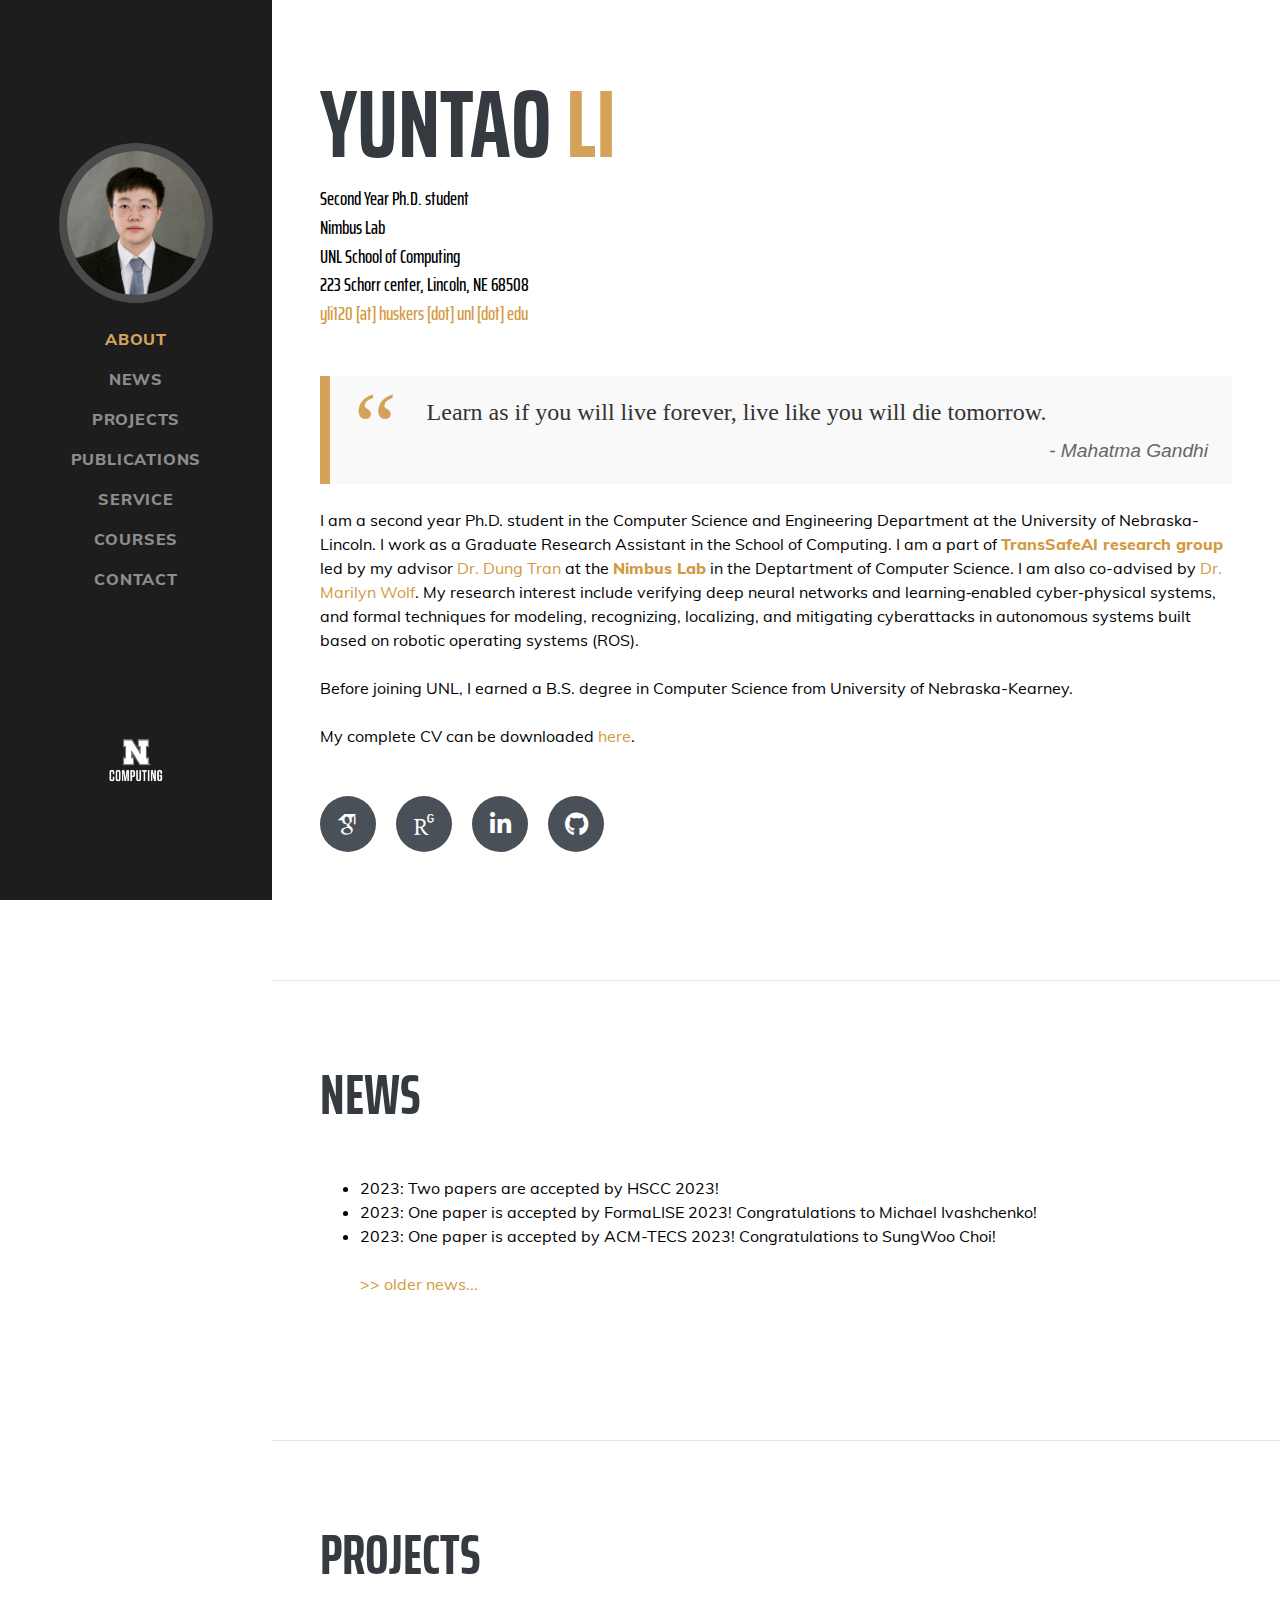
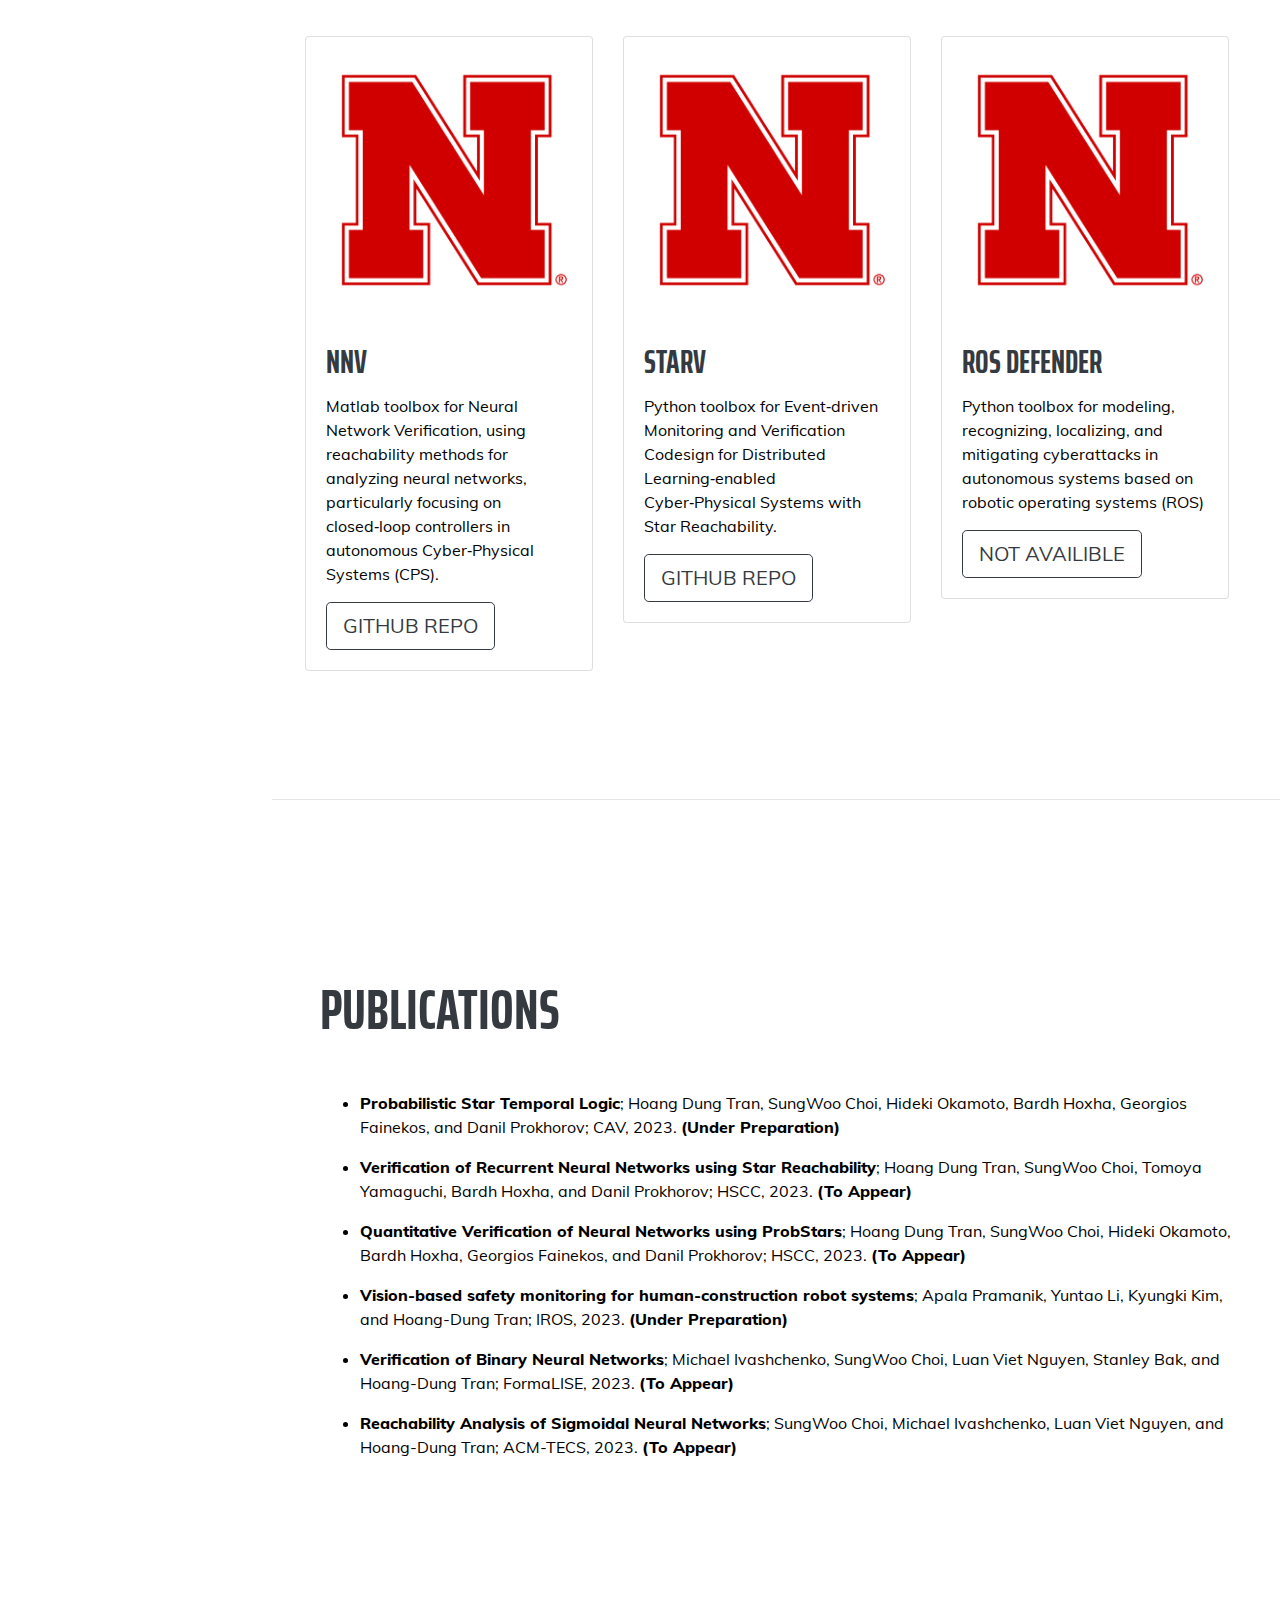
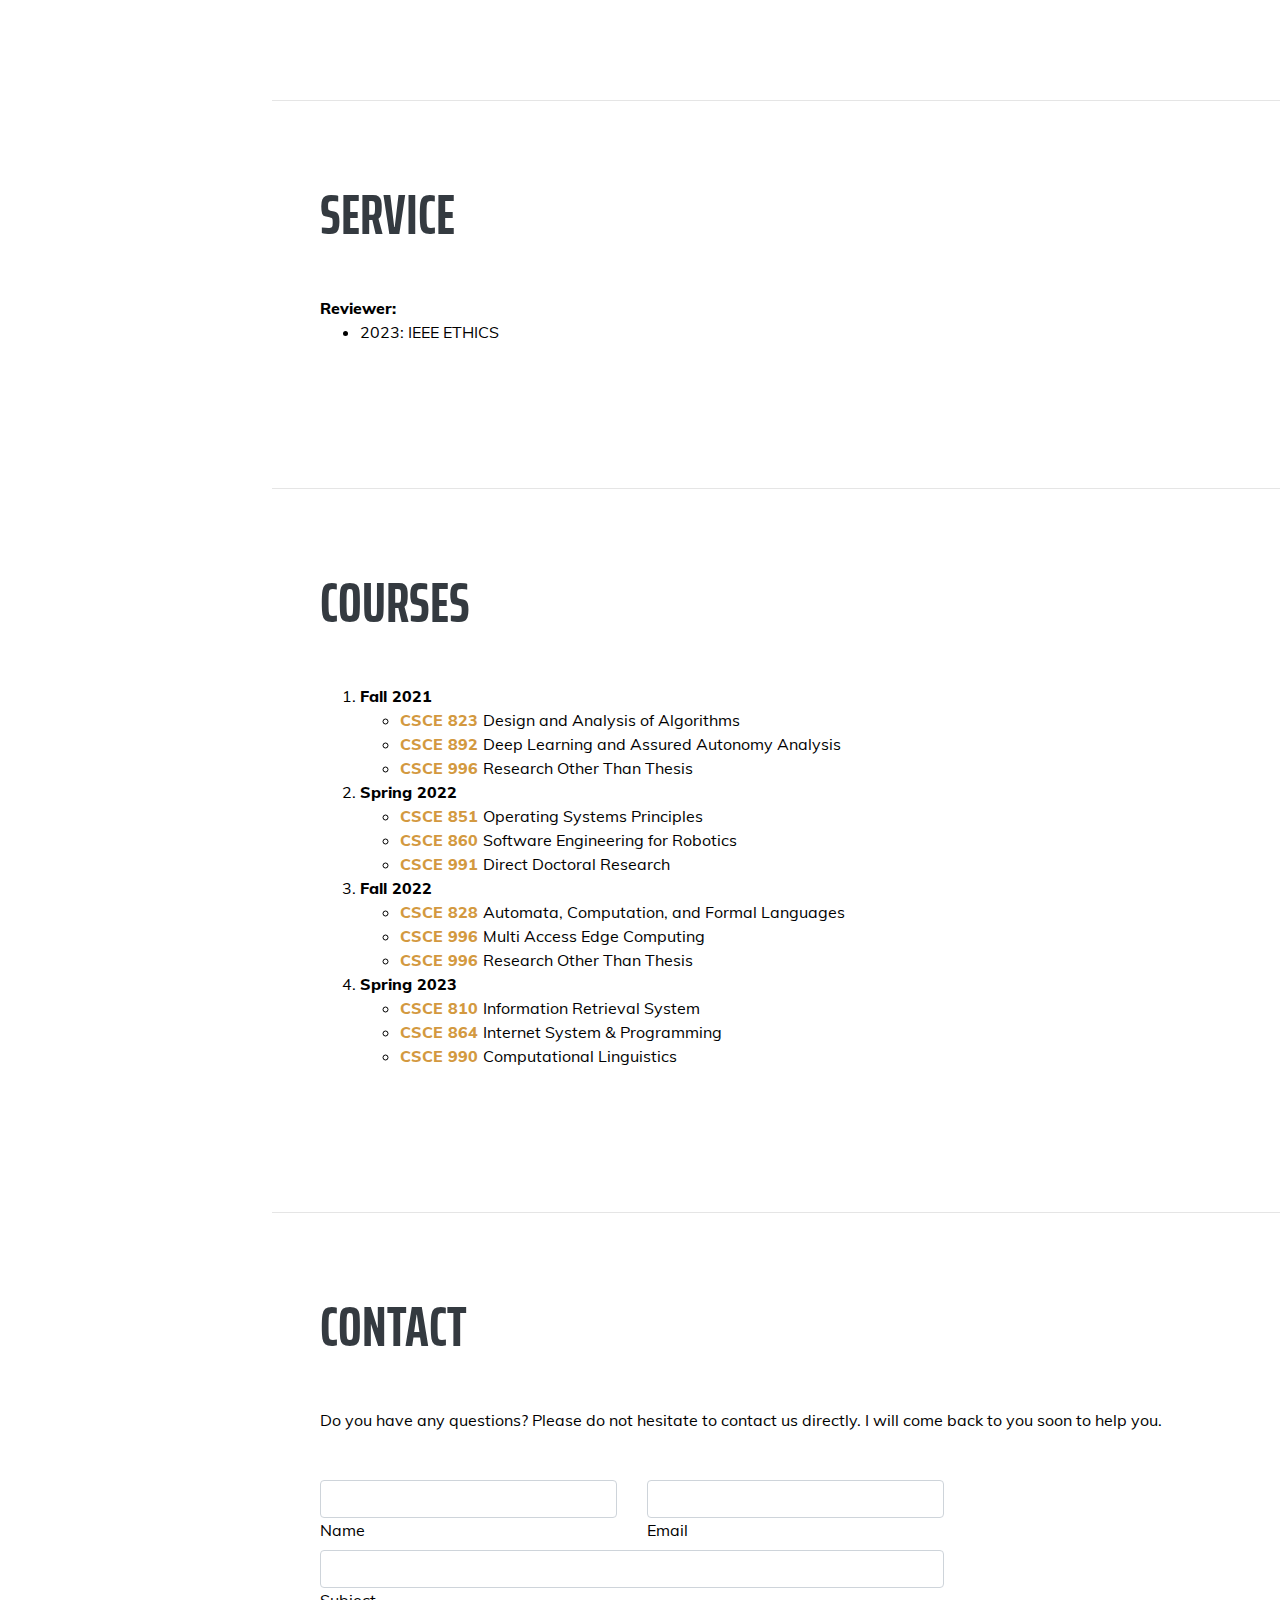
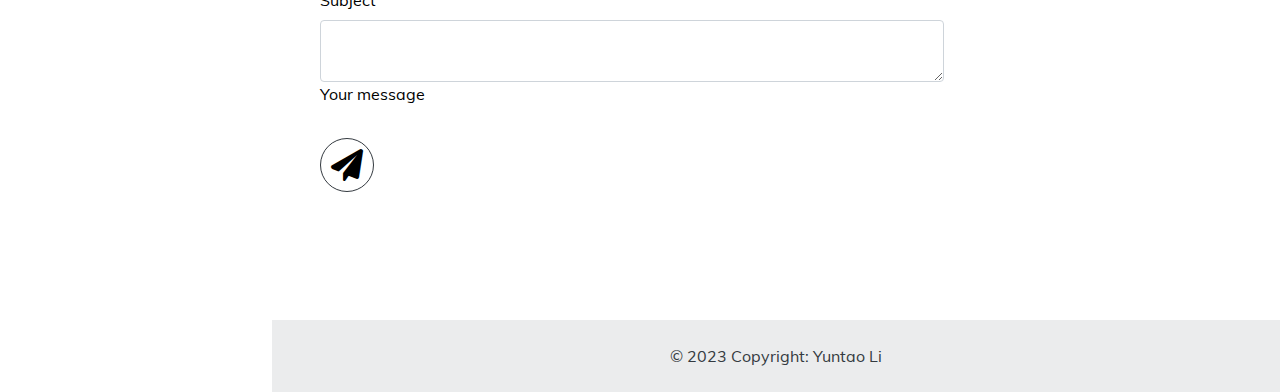
<file: index.html>
<!DOCTYPE html>
<html lang="en">

<head>
	<!-- Meta tags for character encoding and viewport settings -->
	<meta charset="utf-8">
	<meta name="viewport" content="width=device-width, initial-scale=1, shrink-to-fit=no">
	<meta name="description" content="">
	<meta name="author" content="">

	<!-- Page title -->
	<title>Yuntao Li's Homepage</title>

	<!-- Linking to external CSS files -->
	<link href="static/css/bootstrap.min.css" rel="stylesheet">
	<link href="static/css/css.css" rel="stylesheet">
	<link href="static/css/css1.css" rel="stylesheet">
	<link href="static/css/all.min.css" rel="stylesheet">
	<link href="static/css/academicons.min.css" rel="stylesheet">
	<link href="static/css/resume.min.css" rel="stylesheet">
	<link href="static/css/main.css" rel="stylesheet">
</head>

<body id="page-top">
	<!-- Navigation bar -->
	<nav class="navbar navbar-expand-lg navbar-dark bg-bar fixed-top" id="sideNav">
		<!-- Logo and brand -->
		<a class="navbar-brand js-scroll-trigger" href="#page-top">
			<span class="d-block d-lg-none">Yuntao Li</span>
			<span class="d-none d-lg-block">
				<img class="img-fluid img-profile rounded-circle mx-auto mb-2" src="static/picture/greylyt.jpg" alt="">
			</span>
		</a>
		<!-- Navigation bar toggler -->
		<button class="navbar-toggler" type="button" data-toggle="collapse" data-target="#navbarSupportedContent"
			aria-controls="navbarSupportedContent" aria-expanded="false" aria-label="Toggle navigation">
			<span class="navbar-toggler-icon"></span>
		</button>
		<!-- Navigation links -->
		<div class="collapse navbar-collapse" id="navbarSupportedContent">
			<ul class="navbar-nav">
				<li class="nav-item">
					<a class="nav-link js-scroll-trigger" href="#about">About</a>
				</li>
				<li class="nav-item">
					<a class="nav-link js-scroll-trigger" href="#news">News</a>
				</li>
				<li class="nav-item">
					<a class="nav-link js-scroll-trigger" href="#projects">Projects</a>
				</li>
				<li class="nav-item">
					<a class="nav-link js-scroll-trigger" href="#publications">Publications</a>
				</li>
				<li class="nav-item">
					<a class="nav-link js-scroll-trigger" href="#service">Service</a>
				</li>
				<li class="nav-item">
					<a class="nav-link js-scroll-trigger" href="#courses">Courses</a>
				</li>
				<li class="nav-item">
					<a class="nav-link js-scroll-trigger" href="#contact">Contact</a>
				</li>
			</ul>
		</div>
		<!-- UNL SOC logo -->
		<span class="d-none d-lg-block">
			<a href="https://computing.unl.edu/"><img class="img-fluid img-profile align-top mx-auto col-lg-5 mb-5 pb-5"
					width="100" src="static/picture/unl_soc1.png" alt=""></a>
		</span>
	</nav>
	<!-- End of Navigation bar -->

	<!-- Main container -->
	<div id="main-container" class="container-fluid p-0">

		<!-- About section -->
		<section class="resume-section p-3 p-lg-5 d-flex align-items-center" id="about">
			<!-- About content -->
			<div class="w-100">
				<h1 class="mb-3">Yuntao
					<span class="text-primary">Li</span>
				</h1>
				<div class="subheading mb-5">
					Second Year Ph.D. student<br>
					Nimbus Lab<br>
					UNL School of Computing <br>
					223 Schorr center, Lincoln, NE 68508<br>
					<a href="">yli120 [at] huskers [dot] unl [dot] edu</a>
				</div>

				<blockquote>
					<p>Learn as if you will live forever, live like you will die tomorrow.
						<cite>- Mahatma Gandhi</cite>
					</p>
				</blockquote>

				<p class="lead mb-5">
					I am a second year Ph.D. student in the Computer Science and Engineering Department at the
					University of Nebraska-Lincoln. I work as a Graduate Research Assistant in the School of Computing.
					I am a part of <strong><a href="https://sites.google.com/view/v2a2/about"> TransSafeAI research
							group</a></strong> led by my advisor <a href="https://sites.google.com/view/v2a2/about"> Dr.
						Dung Tran</a> at the <strong><a href="https://nimbus.unl.edu/"> Nimbus Lab</a></strong> in the
					Deptartment of Computer Science. I am also co-advised by <a
						href="https://scholar.google.com/citations?user=dA88kLYAAAAJ&hl=en"> Dr. Marilyn Wolf</a>. My
					research interest include verifying deep neural networks and learning‑enabled cyber‑physical
					systems, and formal techniques for modeling, recognizing, localizing, and mitigating cyberattacks in
					autonomous systems built based on robotic operating systems (ROS).
					<br><br>
					Before joining UNL, I earned a B.S. degree in Computer Science from University of Nebraska-Kearney.
					<br><br>
					My complete CV can be downloaded <a href="static/files/CV_2023_YuntaoLi.pdf">here</a>.
				</p>

				<div class="social-icons">
					<a href="https://scholar.google.com/citations?user=_RzS3uMAAAAJ&hl=en">
						<i class="ai ai-google-scholar"></i>
					</a>
					<a href="https://scholar.google.com/citations?user=_RzS3uMAAAAJ&hl=en">
						<i class="ai ai-researchgate"></i>
					</a>
					<a href="https://www.linkedin.com/in/yuntaoliy3/">
						<i class="fab fa-linkedin-in"></i>
					</a>
					<a href="https://github.com/929937690">
						<i class="fab fa-github"></i>
					</a>
				</div>

				<br>
				<script type="text/javascript" id="clustrmaps"
					src="//clustrmaps.com/map_v2.js?d=35S7_DfXmS1UVeD6Mp0hjzw2xoUWxjQufDzaT2m2ktE"></script>
				<br>
			</div>
		</section>
		<!-- End of About section -->


		<!-- News section -->
		<hr class="m-0">

		<section class="resume-section-short p-3 p-lg-5 d-flex justify-content-center" id="news">
			<!-- News content -->
			<div class="w-100">
				<h2 class="mb-5">News</h2>
				<div class="resume-item d-flex flex-column flex-md-row justify-content-between mb-5">
					<div class="resume-section">
						<ul>
							<!-- News items -->
							<li>2023: Two papers are accepted by HSCC 2023!</li>
							<li>2023: One paper is accepted by FormaLISE 2023! Congratulations to Michael Ivashchenko!
							</li>
							<li>2023: One paper is accepted by ACM-TECS 2023! Congratulations to SungWoo Choi!</li>
							<br>
							<a data-toggle="collapse" href="#old-news" role="button" aria-expanded="false"
								aria-controls="collapseExample">
								>> older news...
							</a>
							<!-- Older news items (collapsed) -->
							<div class="collapse" id="old-news">
								<li>08/2021: I joined the Nimbus Lab at the University of Nebraska-Lincoln under
									the supervision of <a href="https://sites.google.com/view/v2a2/about"> Dr. Dung
										Tran</a>.
								</li>
							</div>
						</ul>
					</div>
				</div>
			</div>
		</section>
		<!-- End of News section -->

		<!-- Projects section -->
		<hr class="m-0">

		<section class="resume-section-short p-3 p-lg-5 d-flex justify-content-center" id="projects">
			<!-- Projects content -->
			<div class="w-100">
				<h2 class="mb-5">Projects</h2>
				<div class="resume-item d-flex flex-column flex-md-row justify-content-between mb-5">
					<div class="resume-section">
						<div class="row">
							<!-- Project cards -->
							<div class="row">
								<div class="col-sm-4">
									<div class="card" style="width: 18rem;">
										<img src="static/picture/unl_logo1.png" class="card-img-top" alt="...">
										<div class="card-body">
											<h3 class="card-title">NNV</h3>
											<p class="card-text">Matlab toolbox for Neural Network Verification, using
												reachability methods for analyzing neural networks, particularly
												focusing on
												closed‑loop controllers in autonomous Cyber‑Physical Systems (CPS).</p>
											<a href="https://github.com/verivital/nnv"
												class="btn btn-outline-dark btn-floating btn-lg">GITHUB REPO</a>
										</div>
									</div>
								</div>
								<div class="col-sm-4">
									<div class="card" style="width: 18rem;">
										<img src="static/picture/unl_logo1.png" class="card-img-top" alt="...">
										<div class="card-body">
											<h3 class="card-title">StarV</h3>
											<p class="card-text">Python toolbox for Event‑driven Monitoring and
												Verification
												Codesign for Distributed Learning‑enabled Cyber‑Physical Systems with
												Star
												Reachability.
											</p>
											<a href="https://github.com/V2A2/StarV"
												class="btn btn-outline-dark btn-floating btn-lg">GITHUB REPO</a>
										</div>
									</div>
								</div>
								<div class="col-sm-4">
									<div class="card" style="width: 18rem;">
										<img src="static/picture/unl_logo1.png" class="card-img-top" alt="...">
										<div class="card-body">
											<h3 class="card-title">ROS Defender</h3>
											<p class="card-text">Python toolbox for modeling, recognizing, localizing,
												and
												mitigating cyberattacks in autonomous systems based on robotic operating
												systems (ROS)</p>
											<a href="#" class="btn btn-outline-dark btn-floating btn-lg">NOT
												AVAILIBLE</a>
										</div>
									</div>
								</div>
							</div>
						</div>
					</div>
				</div>
		</section>
		<!-- End of Projects section -->


		<!-- Start of Publications Section -->
		<hr class="m-0">

		<section class="resume-section p-3 p-lg-5 d-flex align-items-center" id="publications">
			<!-- Publications content -->
			<div class="w-100">
				<h2 class="mb-5">Publications</h2>

				<div class="resume-item d-flex flex-column flex-md-row justify-content-between mb-5">
					<div class="resume-section">
						<ul>
							<li class="mb-3"><strong>Probabilistic Star Temporal Logic</strong>;
								Hoang Dung Tran, SungWoo Choi, Hideki Okamoto, Bardh Hoxha, Georgios Fainekos, and Danil
								Prokhorov;
								CAV, 2023. <strong>(Under Preparation)</strong>
							</li>
							<li class="mb-3"><strong>Verification of Recurrent Neural Networks using Star
									Reachability</strong>;
								Hoang Dung Tran, SungWoo Choi, Tomoya Yamaguchi, Bardh Hoxha, and Danil Prokhorov;
								HSCC, 2023. <strong>(To Appear)</strong>
							</li>
							<li class="mb-3"><strong>Quantitative Verification of Neural Networks using
									ProbStars</strong>;
								Hoang Dung Tran, SungWoo Choi, Hideki Okamoto, Bardh Hoxha, Georgios Fainekos, and Danil
								Prokhorov;
								HSCC, 2023. <strong>(To Appear)</strong>
							</li>
							<li class="mb-3"><strong>Vision-based safety monitoring for human-construction robot
									systems</strong>;
								Apala Pramanik, Yuntao Li, Kyungki Kim, and Hoang-Dung Tran;
								IROS, 2023. <strong>(Under Preparation)</strong>
							</li>
							<li class="mb-3"><strong>Verification of Binary Neural Networks</strong>;
								Michael Ivashchenko, SungWoo Choi, Luan Viet Nguyen, Stanley Bak, and Hoang-Dung Tran;
								FormaLISE, 2023. <strong>(To Appear)</strong>
							</li>
							<li class="mb-3"><strong>Reachability Analysis of Sigmoidal Neural Networks</strong>;
								SungWoo Choi, Michael Ivashchenko, Luan Viet Nguyen, and Hoang-Dung Tran;
								ACM-TECS, 2023. <strong>(To Appear)</strong>
							</li>
						</ul>
					</div>
				</div>
			</div>
		</section>
		<!-- End of Publications Section -->


		<!-- Start of Service Section -->
		<hr class="m-0">

		<section class="resume-section-short p-3 p-lg-5 d-flex justify-content-center" id="service">
			<!-- Service content -->
			<div class="w-100">
				<h2 class="mb-5">Service</h2>

				<div class="resume-item d-flex flex-column flex-md-row justify-content-between mb-5">
					<div class="resume-section">
						<strong>Reviewer:</strong>
						<ul>
							<li>2023: IEEE ETHICS</li>
						</ul>
					</div>
				</div>
			</div>
		</section>
		<!-- End of Service Section -->


		<!-- Start of Courses Section -->
		<hr class="m-0">

		<section class="resume-section-short p-3 p-lg-5 d-flex justify-content-center" id="courses">
			<!-- Courses content -->
			<div class="w-100">
				<h2 class="mb-5">Courses</h2>

				<div class="resume-item d-flex flex-column flex-md-row justify-content-between mb-5">
					<div class="resume-section">
						<ol>
							<li><strong>Fall 2021</strong>
								<ul>
									<li>
										<strong><a href="https://catalog.unl.edu/undergraduate/courses/csce/">CSCE 823
											</a></strong> Design and Analysis of Algorithms
									</li>
									<li>
										<strong><a href="https://catalog.unl.edu/undergraduate/courses/csce/">CSCE 892
											</a></strong> Deep Learning and Assured Autonomy Analysis
									</li>
									<li>
										<strong><a href="https://catalog.unl.edu/undergraduate/courses/csce/">CSCE 996
											</a></strong> Research Other Than Thesis
									</li>
								</ul>
							</li>
							<li><strong>Spring 2022</strong>
								<ul>
									<li>
										<strong><a href="https://catalog.unl.edu/undergraduate/courses/csce/">CSCE 851
											</a></strong> Operating Systems Principles
									</li>
									<li>
										<strong><a href="https://catalog.unl.edu/undergraduate/courses/csce/">CSCE 860
											</a></strong> Software Engineering for Robotics
									</li>
									<li>
										<strong><a href="https://catalog.unl.edu/undergraduate/courses/csce/">CSCE 991
											</a></strong> Direct Doctoral Research
									</li>
								</ul>
							</li>
							<li><strong>Fall 2022</strong>
								<ul>
									<li>
										<strong><a href="https://catalog.unl.edu/undergraduate/courses/csce/">CSCE 828
											</a></strong> Automata, Computation, and Formal Languages
									</li>
									<li>
										<strong><a href="https://catalog.unl.edu/undergraduate/courses/csce/">CSCE 996
											</a></strong> Multi Access Edge Computing
									</li>
									<li>
										<strong><a href="https://catalog.unl.edu/undergraduate/courses/csce/">CSCE 996
											</a></strong> Research Other Than Thesis
									</li>
								</ul>
							</li>
							<li><strong>Spring 2023</strong>
								<ul>
									<li>
										<strong><a href="https://catalog.unl.edu/undergraduate/courses/csce/">CSCE 810
											</a></strong> Information Retrieval System
									</li>
									<li>
										<strong><a href="https://catalog.unl.edu/undergraduate/courses/csce/">CSCE 864
											</a></strong> Internet System & Programming
									</li>
									<li>
										<strong><a href="https://catalog.unl.edu/undergraduate/courses/csce/">CSCE 990
											</a></strong> Computational Linguistics
									</li>
								</ul>
							</li>
						</ol>
					</div>
				</div>
			</div>
		</section>
		<!-- End of Courses Section -->


		<!-- Start of Contact Section -->
		<hr class="m-0">

		<section class="resume-section-short p-3 p-lg-5 d-flex justify-content-center" id="contact">
			<!-- Contact content -->
			<div class="w-100">
				<h2 class="mb-5">Contact</h2>

				<div class="resume-item d-flex flex-column flex-md-row justify-content-between mb-5">
					<div class="resume-section">
						<!--Section description-->
						<p class="text-center w-responsive mx-auto mb-5">Do you have any questions? Please do not
							hesitate to contact us directly. I will come back to you soon to help you.</p>

						<div class="row">

							<!--Grid column-->
							<div class="col-md-9 mb-md-0 mb-5">
								<form id="contact-form" name="contact-form" enctype="text/plain"
									action="https://docs.google.com/forms/d/1B5vqeHI4p7AHUM1GV46Qkl02BBs6PqhEfN5fYT8bJ7M/formResponse?"
									target="hidden_iframe" onsubmit="submitted=true;">
									<!--Grid row-->
									<div class="row">
										<!--Grid column-->
										<div class="col-md-6">
											<div class="md-form mb-0">
												<input type="text" name="entry.180434444" id="entry.180434444"
													title="Title(Optional). FirstName(Required) MiddleName(Optional) LastName(Optional)"
													class="form-control" pattern="^[a-zA-Z-'. ]+$" required>
												<label for="name" class="">Name</label>
											</div>
										</div>
										<!--Grid column-->
										<!--Grid column-->
										<div class="col-md-6">
											<div class="md-form mb-0">
												<input type="text" name="entry.2054613960" id="entry.2054613960"
													class="form-control"
													title="x@y.z, x and y can have . or -, z only 2 or 3 letters"
													pattern="^\w+([.-]?\w+)*@\w+([.-]?\w+)*(\.\w{2,3})$" required>
												<label for="email" class="">Email</label>
											</div>
										</div>
										<!--Grid column-->
									</div>
									<!--Grid row-->

									<!--Grid row-->
									<div class="row">
										<div class="col-md-12">
											<div class="md-form mb-0">
												<input type="text" name="entry.255762301" id="entry.255762301"
													class="form-control" required>
												<label for="subject" class="">Subject</label>
											</div>
										</div>
									</div>
									<!--Grid row-->

									<!--Grid row-->
									<div class="row">
										<!--Grid column-->
										<div class="col-md-12">
											<div class="md-form">
												<textarea type="text" name="entry.5567644" id="entry.5567644" rows="2"
													class="form-control md-textarea" required></textarea>
												<label for="message">Your message</label>
											</div>

										</div>
									</div>
									<!--Grid row-->
								</form>

								<br>
								<div class="text-center text-md-left">
									<a class="fa fa-paper-plane fa-2x" onclick="submitFormAndReset();"></a>
								</div>

								<iframe name="hidden_iframe" id="hidden_iframe" style="display:none;"
									onload="if(submitted) {}"></iframe>
							</div>
							<!--Grid column-->
						</div>
					</div>
				</div>
			</div>
		</section>
		<!-- End of Contact Section -->

	</div>
	<!-- End of Main Content -->

	<!-- Back-to-Top Button -->
	<button type="button" class="btn btn-outline-dark btn-floating btn-lg" id="btn-back-to-top">
		<i class="fas fa-arrow-up"></i>
	</button>
	<!-- End of Back-to-Top Button -->


	<!-- Footer -->
	<footer class="text-center text-lg-start bg-light text-muted">
		<!-- Copyright -->
		<div class="text-center text-dark p-4" style="background-color: rgba(0, 0, 0, 0.05);">
			© 2023 Copyright:
			<a class="text-reset text-dark fw-bold" href="https://929937690.github.io/">Yuntao Li</a>
		</div>
		<!-- Copyright -->
	</footer>
	<!-- Footer -->

	<!-- <button id="toggleBackgroundButton">Toggle Background Color</button> -->

	<!-- <button type="button" class="fas fa-cloud-sun fa-2x" id="btn-dark-light"> </button> -->
	<!-- <div id="colorMode">
		<a id="btn-dark-light" type="button" class="fas fa-cloud-sun fa-2x"
		onclick="chBackcolor('grey');"></a>
	</div> -->

	<!-- Bootstrap core JavaScript -->
	<script src="static/js/jquery.min.js"></script>
	<script src="static/js/bootstrap.bundle.min.js"></script>

	<!-- Plugin JavaScript -->
	<script src="static/js/jquery.easing.min.js"></script>

	<!-- Custom scripts for this template -->
	<script src="static/js/resume.min.js"></script>
	<script src="static/js/main.js"></script>

	<script type="text/javascript">var submitted = false;</script>
	<script type="text/javascript">
		$('#contact-form').on('submit', function (e) {
			// $('#gform *').fadeOut(2000);
			$('#contact-form').append('Your submission has been processed...');
		});
	</script>

</body>

</html>
</file>
<file: static/css/css.css>
/* vietnamese */
@font-face {
  font-family: 'Saira Extra Condensed';
  font-style: normal;
  font-weight: 500;
  src: url(../font/-nFvOHYr-vcC7h8MklGBkrvmUG9rbpkisrTrG2vh1Aphim8.woff2) format('woff2');
  unicode-range: U+0102-0103, U+0110-0111, U+0128-0129, U+0168-0169, U+01A0-01A1, U+01AF-01B0, U+0300-0301, U+0303-0304, U+0308-0309, U+0323, U+0329, U+1EA0-1EF9, U+20AB;
}

/* latin-ext */
@font-face {
  font-family: 'Saira Extra Condensed';
  font-style: normal;
  font-weight: 500;
  src: url(../font/-nFvOHYr-vcC7h8MklGBkrvmUG9rbpkisrTrG2vh1Qphim8.woff2) format('woff2');
  unicode-range: U+0100-02AF, U+0300-0301, U+0303-0304, U+0308-0309, U+0323, U+0329, U+1E00-1EFF, U+2020, U+20A0-20AB, U+20AD-20CF, U+2113, U+2C60-2C7F, U+A720-A7FF;
}

/* latin */
@font-face {
  font-family: 'Saira Extra Condensed';
  font-style: normal;
  font-weight: 500;
  src: url(../font/-nFvOHYr-vcC7h8MklGBkrvmUG9rbpkisrTrG2vh2wph.woff2) format('woff2');
  unicode-range: U+0000-00FF, U+0131, U+0152-0153, U+02BB-02BC, U+02C6, U+02DA, U+02DC, U+0300-0301, U+0303-0304, U+0308-0309, U+0323, U+0329, U+2000-206F, U+2074, U+20AC, U+2122, U+2191, U+2193, U+2212, U+2215, U+FEFF, U+FFFD;
}

/* vietnamese */
@font-face {
  font-family: 'Saira Extra Condensed';
  font-style: normal;
  font-weight: 700;
  src: url(../font/-nFvOHYr-vcC7h8MklGBkrvmUG9rbpkisrTrU23h1Aphim8.woff2) format('woff2');
  unicode-range: U+0102-0103, U+0110-0111, U+0128-0129, U+0168-0169, U+01A0-01A1, U+01AF-01B0, U+0300-0301, U+0303-0304, U+0308-0309, U+0323, U+0329, U+1EA0-1EF9, U+20AB;
}

/* latin-ext */
@font-face {
  font-family: 'Saira Extra Condensed';
  font-style: normal;
  font-weight: 700;
  src: url(../font/-nFvOHYr-vcC7h8MklGBkrvmUG9rbpkisrTrU23h1Qphim8.woff2) format('woff2');
  unicode-range: U+0100-02AF, U+0300-0301, U+0303-0304, U+0308-0309, U+0323, U+0329, U+1E00-1EFF, U+2020, U+20A0-20AB, U+20AD-20CF, U+2113, U+2C60-2C7F, U+A720-A7FF;
}

/* latin */
@font-face {
  font-family: 'Saira Extra Condensed';
  font-style: normal;
  font-weight: 700;
  src: url(../font/-nFvOHYr-vcC7h8MklGBkrvmUG9rbpkisrTrU23h2wph.woff2) format('woff2');
  unicode-range: U+0000-00FF, U+0131, U+0152-0153, U+02BB-02BC, U+02C6, U+02DA, U+02DC, U+0300-0301, U+0303-0304, U+0308-0309, U+0323, U+0329, U+2000-206F, U+2074, U+20AC, U+2122, U+2191, U+2193, U+2212, U+2215, U+FEFF, U+FFFD;
}
</file>
<file: static/css/css1.css>
/* vietnamese */
@font-face {
  font-family: 'Muli';
  font-style: italic;
  font-weight: 400;
  src: url(../font/7Au-p_0qiz-afTf2IALT8kU.woff2) format('woff2');
  unicode-range: U+0102-0103, U+0110-0111, U+0128-0129, U+0168-0169, U+01A0-01A1, U+01AF-01B0, U+0300-0301, U+0303-0304, U+0308-0309, U+0323, U+0329, U+1EA0-1EF9, U+20AB;
}

/* latin-ext */
@font-face {
  font-family: 'Muli';
  font-style: italic;
  font-weight: 400;
  src: url(../font/7Au-p_0qiz-afTf2IQLT8kU.woff2) format('woff2');
  unicode-range: U+0100-02AF, U+0300-0301, U+0303-0304, U+0308-0309, U+0323, U+0329, U+1E00-1EFF, U+2020, U+20A0-20AB, U+20AD-20CF, U+2113, U+2C60-2C7F, U+A720-A7FF;
}

/* latin */
@font-face {
  font-family: 'Muli';
  font-style: italic;
  font-weight: 400;
  src: url(../font/7Au-p_0qiz-afTf2LwLT.woff2) format('woff2');
  unicode-range: U+0000-00FF, U+0131, U+0152-0153, U+02BB-02BC, U+02C6, U+02DA, U+02DC, U+0300-0301, U+0303-0304, U+0308-0309, U+0323, U+0329, U+2000-206F, U+2074, U+20AC, U+2122, U+2191, U+2193, U+2212, U+2215, U+FEFF, U+FFFD;
}

/* vietnamese */
@font-face {
  font-family: 'Muli';
  font-style: italic;
  font-weight: 800;
  src: url(../font/7Au-p_0qiz-afTf2IALT8kU.woff2) format('woff2');
  unicode-range: U+0102-0103, U+0110-0111, U+0128-0129, U+0168-0169, U+01A0-01A1, U+01AF-01B0, U+0300-0301, U+0303-0304, U+0308-0309, U+0323, U+0329, U+1EA0-1EF9, U+20AB;
}

/* latin-ext */
@font-face {
  font-family: 'Muli';
  font-style: italic;
  font-weight: 800;
  src: url(../font/7Au-p_0qiz-afTf2IQLT8kU.woff2) format('woff2');
  unicode-range: U+0100-02AF, U+0300-0301, U+0303-0304, U+0308-0309, U+0323, U+0329, U+1E00-1EFF, U+2020, U+20A0-20AB, U+20AD-20CF, U+2113, U+2C60-2C7F, U+A720-A7FF;
}

/* latin */
@font-face {
  font-family: 'Muli';
  font-style: italic;
  font-weight: 800;
  src: url(../font/7Au-p_0qiz-afTf2LwLT.woff2) format('woff2');
  unicode-range: U+0000-00FF, U+0131, U+0152-0153, U+02BB-02BC, U+02C6, U+02DA, U+02DC, U+0300-0301, U+0303-0304, U+0308-0309, U+0323, U+0329, U+2000-206F, U+2074, U+20AC, U+2122, U+2191, U+2193, U+2212, U+2215, U+FEFF, U+FFFD;
}

/* vietnamese */
@font-face {
  font-family: 'Muli';
  font-style: normal;
  font-weight: 400;
  src: url(../font/7Auwp_0qiz-afT3GLRrX.woff2) format('woff2');
  unicode-range: U+0102-0103, U+0110-0111, U+0128-0129, U+0168-0169, U+01A0-01A1, U+01AF-01B0, U+0300-0301, U+0303-0304, U+0308-0309, U+0323, U+0329, U+1EA0-1EF9, U+20AB;
}

/* latin-ext */
@font-face {
  font-family: 'Muli';
  font-style: normal;
  font-weight: 400;
  src: url(../font/7Auwp_0qiz-afTzGLRrX.woff2) format('woff2');
  unicode-range: U+0100-02AF, U+0300-0301, U+0303-0304, U+0308-0309, U+0323, U+0329, U+1E00-1EFF, U+2020, U+20A0-20AB, U+20AD-20CF, U+2113, U+2C60-2C7F, U+A720-A7FF;
}

/* latin */
@font-face {
  font-family: 'Muli';
  font-style: normal;
  font-weight: 400;
  src: url(../font/7Auwp_0qiz-afTLGLQ.woff2) format('woff2');
  unicode-range: U+0000-00FF, U+0131, U+0152-0153, U+02BB-02BC, U+02C6, U+02DA, U+02DC, U+0300-0301, U+0303-0304, U+0308-0309, U+0323, U+0329, U+2000-206F, U+2074, U+20AC, U+2122, U+2191, U+2193, U+2212, U+2215, U+FEFF, U+FFFD;
}

/* vietnamese */
@font-face {
  font-family: 'Muli';
  font-style: normal;
  font-weight: 800;
  src: url(../font/7Auwp_0qiz-afT3GLRrX.woff2) format('woff2');
  unicode-range: U+0102-0103, U+0110-0111, U+0128-0129, U+0168-0169, U+01A0-01A1, U+01AF-01B0, U+0300-0301, U+0303-0304, U+0308-0309, U+0323, U+0329, U+1EA0-1EF9, U+20AB;
}

/* latin-ext */
@font-face {
  font-family: 'Muli';
  font-style: normal;
  font-weight: 800;
  src: url(../font/7Auwp_0qiz-afTzGLRrX.woff2) format('woff2');
  unicode-range: U+0100-02AF, U+0300-0301, U+0303-0304, U+0308-0309, U+0323, U+0329, U+1E00-1EFF, U+2020, U+20A0-20AB, U+20AD-20CF, U+2113, U+2C60-2C7F, U+A720-A7FF;
}

/* latin */
@font-face {
  font-family: 'Muli';
  font-style: normal;
  font-weight: 800;
  src: url(../font/7Auwp_0qiz-afTLGLQ.woff2) format('woff2');
  unicode-range: U+0000-00FF, U+0131, U+0152-0153, U+02BB-02BC, U+02C6, U+02DA, U+02DC, U+0300-0301, U+0303-0304, U+0308-0309, U+0323, U+0329, U+2000-206F, U+2074, U+20AC, U+2122, U+2191, U+2193, U+2212, U+2215, U+FEFF, U+FFFD;
}
</file>
<file: static/css/main.css>
/* Style for the back-to-top button */
#btn-back-to-top {
    position: fixed;
    /* Fixed position */
    bottom: 20px;
    /* 20px from the bottom */
    right: 20px;
    /* 20px from the right */
    display: none;
    /* Initially hidden */
}

/* Scroll behavior for smooth scrolling */
html {
    scroll-behavior: smooth;
}

/* Remove default quotes for blockquote and q elements */
blockquote,
q {
    quotes: none;
}

/* Remove content before and after blockquote and q elements */
blockquote::before,
blockquote::after,
q::before,
q::after {
    content: "";
    content: none;
}

/* Style for blockquote element */
blockquote {
    background: #f9f9f9;
    /* Light gray background */
    border-left: 10px solid #d4a259;
    /* Left border with a solid color */
    color: #333;
    /* Dark text color */
    font-family: "Crimson Text", serif;
    /* Font family */
    font-size: 1.5rem;
    /* Font size */
    line-height: 1;
    /* Line height */
    margin: 1em 0;
    /* Margin */
    padding: 1em 1em;
    /* Padding */
    text-align: left;
    /* Text alignment */
    quotes: "\201C" "\201D" "\2018" "\2019";
    /* Define quotes for the element */
}

/* Style for blockquote opening quote */
blockquote:before {
    color: #d4a259;
    /* Quote color */
    content: open-quote;
    /* Insert opening quote */
    font-size: 4em;
    /* Quote font size */
    line-height: 0.1em;
    /* Line height */
    margin-right: 0.25em;
    /* Right margin */
    vertical-align: -0.4em;
    /* Vertical alignment */
}

/* Inline display for paragraph within blockquote */
blockquote p {
    display: inline;
}

/* Style for small text and citation within blockquote */
blockquote small,
blockquote cite {
    color: #666;
    /* Light gray text color */
    display: block;
    /* Block display */
    font-family: "Karla", sans-serif;
    /* Font family */
    font-size: 1.2rem;
    /* Font size */
    font-style: italic;
    /* Italic font style */
    font-weight: normal;
    /* Normal font weight */
    line-height: 1;
    /* Line height */
    margin-top: 0.5em;
    /* Top margin */
    text-align: right;
    /* Right-aligned text */
}



/* #btn-dark-light {
    position: fixed;
    top: 20px;
    right: 20px;
    display: none;
  } */


/* blockquote,q {
    quotes: none
}

blockquote:before,blockquote:after,q:before,q:after {
    content: "";
    content: none
}

blockquote {
    color: #1d1d1d;
    font-family: "Crimson Text",serif;
    font-size: 2rem;
    line-height: 1.25;
    margin: 0 0 1.25em;
    padding-top: 45px;
    position: relative;
    text-align: center
}

blockquote:before {
    color: #d4a259;
    content: "\201C";
    display: block;
    font-size: 72px;
    left: 50%;
    line-height: 1;
    position: absolute;
    top: 0;
    -webkit-transform: translateX(-50%);
    transform: translateX(-50%)
}

blockquote p {
    margin-bottom: 0.5em
}

blockquote p:last-child {
    margin-bottom: 0
}

blockquote small,blockquote cite {
    color: #aaa;
    display: block;
    font-family: "Karla",sans-serif;
    font-size: 0.5em;
    font-style: normal;
    font-weight: normal;
    line-height: 1.66667;
    margin-top: 1em
}

@media only screen and (min-width: 1086px) {
    blockquote,.kg-gallery-card {
        margin-left:calc(510px - 47vw);
        margin-right: calc(510px - 47vw)
    }

    .post-full .post-thumbnail,.post-content img[src$='#wide'],.post-content img[src$='#full'],.kg-width-wide .kg-image,.kg-width-full .kg-image {
        margin-left: calc(510px - 47vw);
        margin-right: calc(510px - 47vw);
        max-width: none;
        width: calc(94vw - 300px)
    }
}

@media only screen and (min-width: 1469px) {
    blockquote,.kg-gallery-card {
        margin-left:-180px;
        margin-right: -180px
    }

    .post-full .post-thumbnail,.post-content img[src$='#wide'],.post-content img[src$='#full'],.kg-width-wide .kg-image,.kg-width-full .kg-image {
        margin-left: -180px;
        margin-right: -180px;
        max-width: none;
        width: 1080px
    }
} */
</file>
<file: static/css/academicons.min.css>
.ai-ul,
.fa-ul {
    list-style-type: none
}

.ai-li,
.fa-li {
    top: .14285714em;
    text-align: center
}

.ai-fw,
.ai-li,
.fa-fw,
.fa-li {
    text-align: center
}

.ai.fa-pull-left,
.fa.fa-pull-left {
    margin-right: .3em
}

@font-face {
    font-family: Academicons;
    src: url(../font/academicons.eot);
    src: url(../font/academicons.eot) format('embedded-opentype'), url(../font/academicons.ttf) format('truetype'), url(../font/academicons.woff) format('woff'), url(../font/academicons.svg) format('svg');
    font-weight: 400;
    font-style: normal
}

.ai {
    display: inline-block;
    font: normal normal normal 14px/1 Academicons;
    font-size: inherit;
    text-rendering: auto;
    -webkit-font-smoothing: antialiased;
    -moz-osx-font-smoothing: grayscale
}

.ai-lg,
.fa-lg {
    line-height: .75em;
    vertical-align: -15%
}

.ai-academia:before {
    content: "\e9af"
}

.ai-academia-square:before {
    content: "\e93d"
}

.ai-acclaim:before {
    content: "\e92e"
}

.ai-acclaim-square:before {
    content: "\e93a"
}

.ai-acm:before {
    content: "\e93c"
}

.ai-acm-square:before {
    content: "\e95d"
}

.ai-acmdl:before {
    content: "\e96a"
}

.ai-acmdl-square:before {
    content: "\e9d3"
}

.ai-ads:before {
    content: "\e9cb"
}

.ai-ads-square:before {
    content: "\e94a"
}

.ai-arxiv:before {
    content: "\e974"
}

.ai-arxiv-square:before {
    content: "\e9a6"
}

.ai-biorxiv:before {
    content: "\e9a2"
}

.ai-biorxiv-square:before {
    content: "\e98b"
}

.ai-ceur:before {
    content: "\e96d"
}

.ai-ceur-square:before {
    content: "\e92f"
}

.ai-coursera:before {
    content: "\e95f"
}

.ai-coursera-square:before {
    content: "\e97f"
}

.ai-cv:before {
    content: "\e9a5"
}

.ai-cv-square:before {
    content: "\e90a"
}

.ai-dataverse:before {
    content: "\e9f7"
}

.ai-dataverse-square:before {
    content: "\e9e4"
}

.ai-dblp:before {
    content: "\e94f"
}

.ai-dblp-square:before {
    content: "\e93f"
}

.ai-depsy:before {
    content: "\e97a"
}

.ai-depsy-square:before {
    content: "\e94b"
}

.ai-doi:before {
    content: "\e97e"
}

.ai-doi-square:before {
    content: "\e98f"
}

.ai-dryad:before {
    content: "\e97c"
}

.ai-dryad-square:before {
    content: "\e98c"
}

.ai-figshare:before {
    content: "\e981"
}

.ai-figshare-square:before {
    content: "\e9e7"
}

.ai-google-scholar:before {
    content: "\e9d4"
}

.ai-google-scholar-square:before {
    content: "\e9f9"
}

.ai-ideas-repec:before {
    content: "\e9ed"
}

.ai-ideas-repec-square:before {
    content: "\e9f8"
}

.ai-ieee:before {
    content: "\e929"
}

.ai-ieee-square:before {
    content: "\e9b9"
}

.ai-impactstory:before {
    content: "\e9cf"
}

.ai-impactstory-square:before {
    content: "\e9aa"
}

.ai-inspire:before {
    content: "\e9e9"
}

.ai-inspire-square:before {
    content: "\e9fe"
}

.ai-lattes:before {
    content: "\e9b3"
}

.ai-lattes-square:before {
    content: "\e99c"
}

.ai-mathoverflow:before {
    content: "\e9f6"
}

.ai-mathoverflow-square:before {
    content: "\e97b"
}

.ai-mendeley:before {
    content: "\e9f0"
}

.ai-mendeley-square:before {
    content: "\e9f3"
}

.ai-open-access:before {
    content: "\e939"
}

.ai-open-access-square:before {
    content: "\e9f4"
}

.ai-orcid:before {
    content: "\e9d9"
}

.ai-orcid-square:before {
    content: "\e9c3"
}

.ai-osf:before {
    content: "\e9ef"
}

.ai-osf-square:before {
    content: "\e931"
}

.ai-overleaf:before {
    content: "\e914"
}

.ai-overleaf-square:before {
    content: "\e98d"
}

.ai-philpapers:before {
    content: "\e98a"
}

.ai-philpapers-square:before {
    content: "\e96f"
}

.ai-piazza:before {
    content: "\e99a"
}

.ai-piazza-square:before {
    content: "\e90c"
}

.ai-publons:before {
    content: "\e937"
}

.ai-publons-square:before {
    content: "\e94e"
}

.ai-pubmed:before {
    content: "\e99f"
}

.ai-pubmed-square:before {
    content: "\e97d"
}

.ai-researcherid:before {
    content: "\e91a"
}

.ai-researcherid-square:before {
    content: "\e95c"
}

.ai-researchgate:before {
    content: "\e95e"
}

.ai-researchgate-square:before {
    content: "\e99e"
}

.ai-scirate:before {
    content: "\e98e"
}

.ai-scirate-square:before {
    content: "\e99d"
}

.ai-semantic-scholar:before {
    content: "\e96e"
}

.ai-semantic-scholar-square:before {
    content: "\e96c"
}

.ai-springer:before {
    content: "\e928"
}

.ai-springer-square:before {
    content: "\e99b"
}

.ai-zotero:before {
    content: "\e962"
}

.ai-zotero-square:before {
    content: "\e932"
}

.ai-lg {
    font-size: 1.33333333em
}

.ai-2x {
    font-size: 2em
}

.ai-3x {
    font-size: 3em
}

.ai-4x {
    font-size: 4em
}

.ai-5x {
    font-size: 5em
}

.ai-fw {
    width: 1.28571429em
}

.ai-ul {
    padding-left: 0;
    margin-left: 2.14285714em
}

.ai-ul>li {
    position: relative
}

.ai-li {
    position: absolute;
    left: -2.14285714em;
    width: 2.14285714em
}

.ai-li.fa-lg {
    left: -1.85714286em
}

.ai-border {
    padding: .2em .25em .15em;
    border: .08em solid #eee;
    border-radius: .1em
}

.ai-pull-left {
    float: left
}

.ai-pull-right {
    float: right
}

.ai.fa-pull-right {
    margin-left: .3em
}

.fa-lg {
    font-size: 1.33333333em
}

.fa-2x {
    font-size: 2em
}

.fa-3x {
    font-size: 3em
}

.fa-4x {
    font-size: 4em
}

.fa-5x {
    font-size: 5em
}

.fa-fw {
    width: 1.28571429em
}

.fa-ul {
    padding-left: 0;
    margin-left: 2.14285714em
}

.fa-ul>li {
    position: relative
}

.fa-li {
    position: absolute;
    left: -2.14285714em;
    width: 2.14285714em
}

.fa-li.fa-lg {
    left: -1.85714286em
}

.fa-border {
    padding: .2em .25em .15em;
    border: .08em solid #eee;
    border-radius: .1em
}

.fa-pull-left {
    float: left
}

.fa-pull-right {
    float: right
}

.fa.fa-pull-right {
    margin-left: .3em
}
</file>
<file: static/css/resume.min.css>
/*!
 * Start Bootstrap - Resume v5.0.8 (https://startbootstrap.com/template-overviews/resume)
 * Copyright 2013-2019 Start Bootstrap
 * Licensed under MIT (https://github.com/BlackrockDigital/startbootstrap-resume/blob/master/LICENSE)
 */

body {
    font-family: Muli, -apple-system, BlinkMacSystemFont, 'Segoe UI', Roboto, 'Helvetica Neue', Arial, sans-serif, 'Apple Color Emoji', 'Segoe UI Emoji', 'Segoe UI Symbol', 'Noto Color Emoji';
    padding-top: 54px;
    color: #000000
}

@media (min-width:992px) {
    body {
        padding-top: 0;
        padding-left: 17rem
    }
}

h1,
h2,
h3,
h4,
h5,
h6 {
    font-family: 'Saira Extra Condensed', -apple-system, BlinkMacSystemFont, 'Segoe UI', Roboto, 'Helvetica Neue', Arial, sans-serif, 'Apple Color Emoji', 'Segoe UI Emoji', 'Segoe UI Symbol', 'Noto Color Emoji';
    font-weight: 700;
    text-transform: uppercase;
    color: #343a40
}

h1 {
    font-size: 6rem;
    line-height: 5.5rem
}

h2 {
    font-size: 3.5rem
}

h3 {
    font-size: 2rem
}

p.lead {
    font-size: 1rem;
    font-weight: 400
}

.subheading {
    font-weight: 500;
    font-family: 'Saira Extra Condensed', -apple-system, BlinkMacSystemFont, 'Segoe UI', Roboto, 'Helvetica Neue', Arial, sans-serif, 'Apple Color Emoji', 'Segoe UI Emoji', 'Segoe UI Symbol', 'Noto Color Emoji';
    font-size: 1.2rem
}

.social-icons a {
    display: inline-block;
    height: 3.5rem;
    width: 3.5rem;
    background-color: #495057;
    color: #fff !important;
    border-radius: 100%;
    text-align: center;
    font-size: 1.5rem;
    line-height: 3.5rem;
    margin-right: 1rem
}

.social-icons a:last-child {
    margin-right: 0
}

.social-icons a:hover {
    background-color: #d39940
}

.dev-icons {
    font-size: 3rem
}

.dev-icons .list-inline-item i:hover {
    color: #910d22
}

#sideNav .navbar-nav .nav-item .nav-link {
    font-weight: 800;
    letter-spacing: .05rem;
    text-transform: uppercase
}

#sideNav .navbar-toggler:focus {
    outline-color: #d48a6e
}

@media (min-width:992px) {
    #sideNav {
        text-align: center;
        position: fixed;
        top: 0;
        left: 0;
        display: flex;
        flex-direction: column;
        width: 17rem;
        height: 100vh
    }

    #sideNav .navbar-brand {
        display: flex;
        margin: auto auto 0;
        padding: .5rem
    }

    #sideNav .navbar-brand .img-profile {
        max-width: 10rem;
        max-height: 10rem;
        border: .5rem solid rgba(255, 255, 255, .2)
    }

    #sideNav .navbar-collapse {
        display: flex;
        align-items: flex-start;
        flex-grow: 0;
        width: 100%;
        margin-bottom: auto
    }

    #sideNav .navbar-collapse .navbar-nav {
        flex-direction: column;
        width: 100%
    }

    #sideNav .navbar-collapse .navbar-nav .nav-item {
        display: block
    }

    #sideNav .navbar-collapse .navbar-nav .nav-item .nav-link {
        display: block
    }
}

section.resume-section {
    padding-top: 5rem !important;
    padding-bottom: 5rem !important;
    max-width: 75rem
}


section.resume-section-short {
    padding-top: 5rem !important;
    padding-bottom: 5rem !important;
    max-width: 75rem
}

section.resume-section .resume-item .resume-date .resume-section-short {
    min-width: none
}

@media (min-width:768px) {
    section.resume-section {
        min-height: 100vh
    }

    section.resume-section .resume-item .resume-date .resume-section-short {
        min-width: 18rem
    }
}

@media (min-width:992px) {
    section.resume-section .resume-section-short {
        padding-top: 3rem !important;
        padding-bottom: 3rem !important
    }
}

.bg-primary {
    background-color: #910d22 !important
}

.bg-bar {
    background-color: #1d1d1d !important
}

/* .text-primary{
    color:#910d22 !important
} */
.text-primary {
    color: #d4a259 !important
}

/* .text-award{
    color:#FF0000 !important
} */
.text-award {
    color: #d39940 !important
}


/* a{
    color:#910d22
} */
a {
    color: #d39940
}

/* a:active,a:focus,a:hover{
    color:#824027
} */
a:active,
a:focus,
a:hover {
    color: #c3811f
}
</file>
